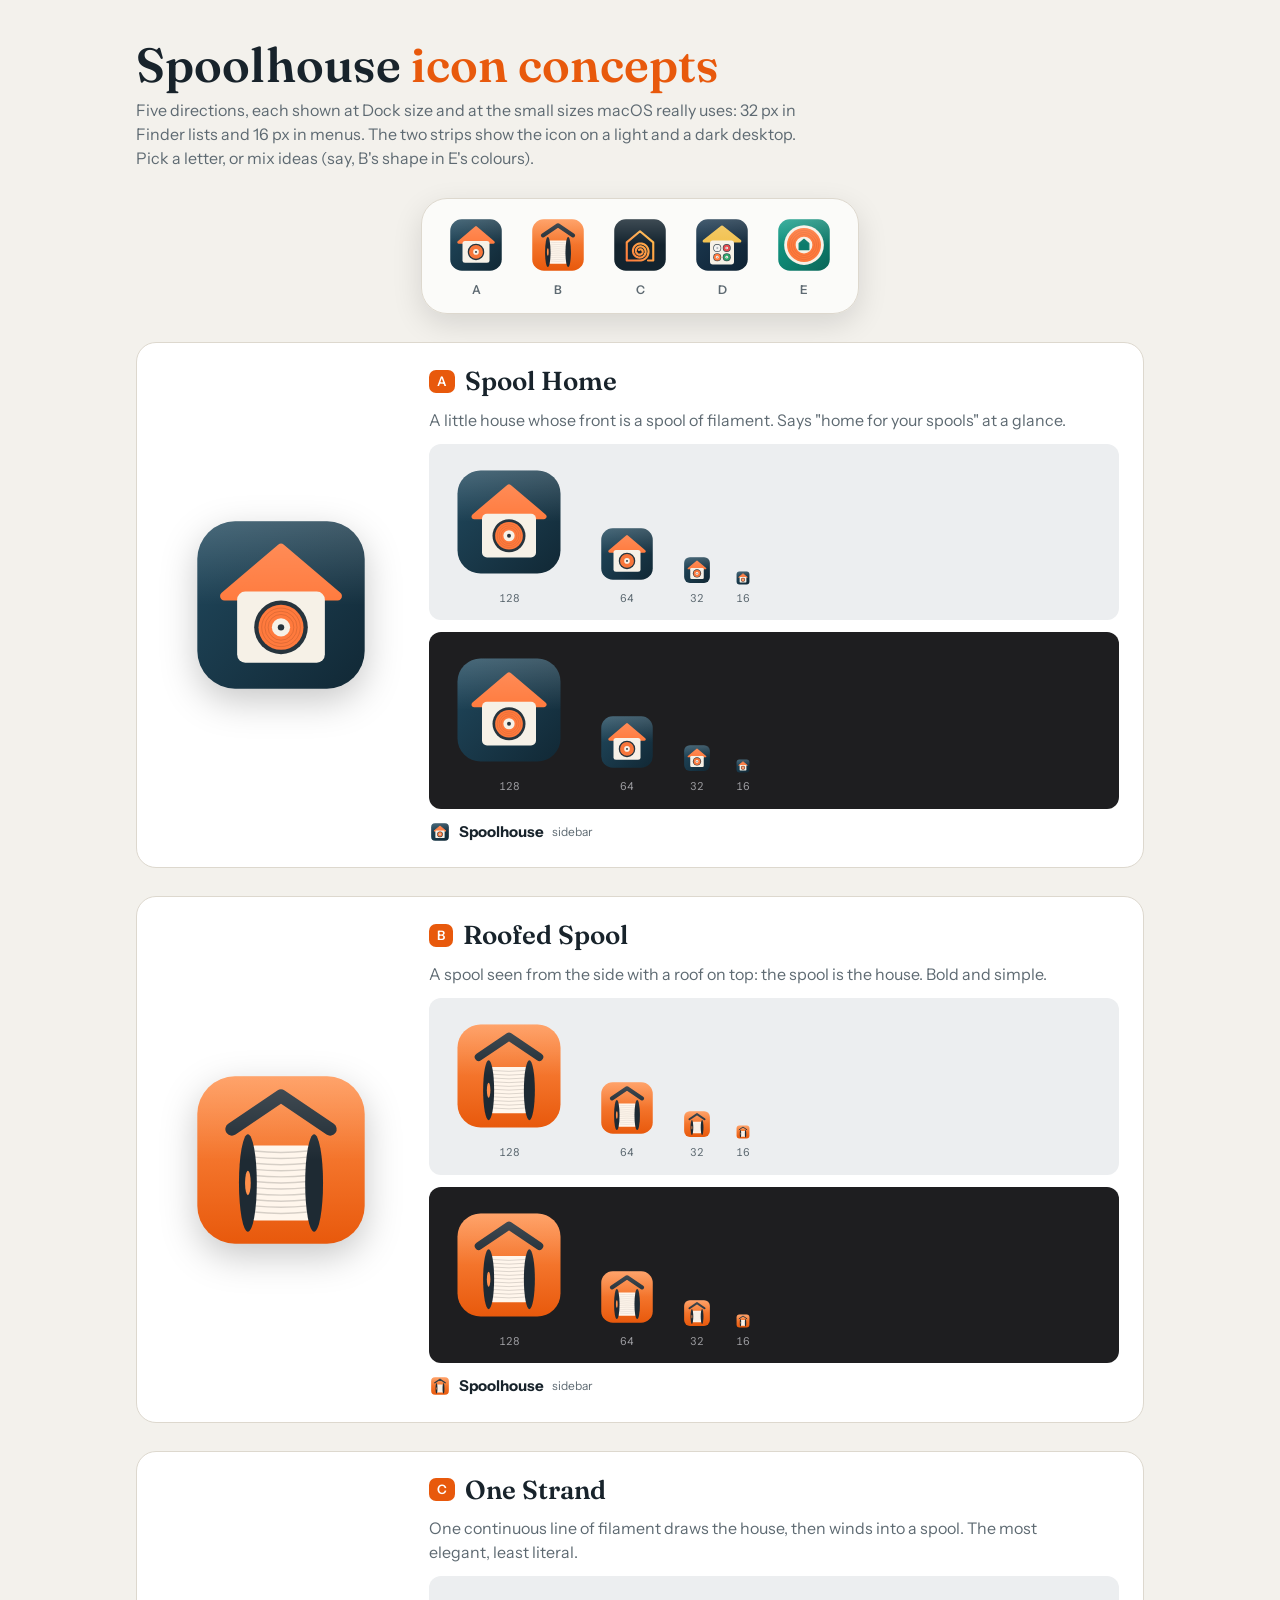
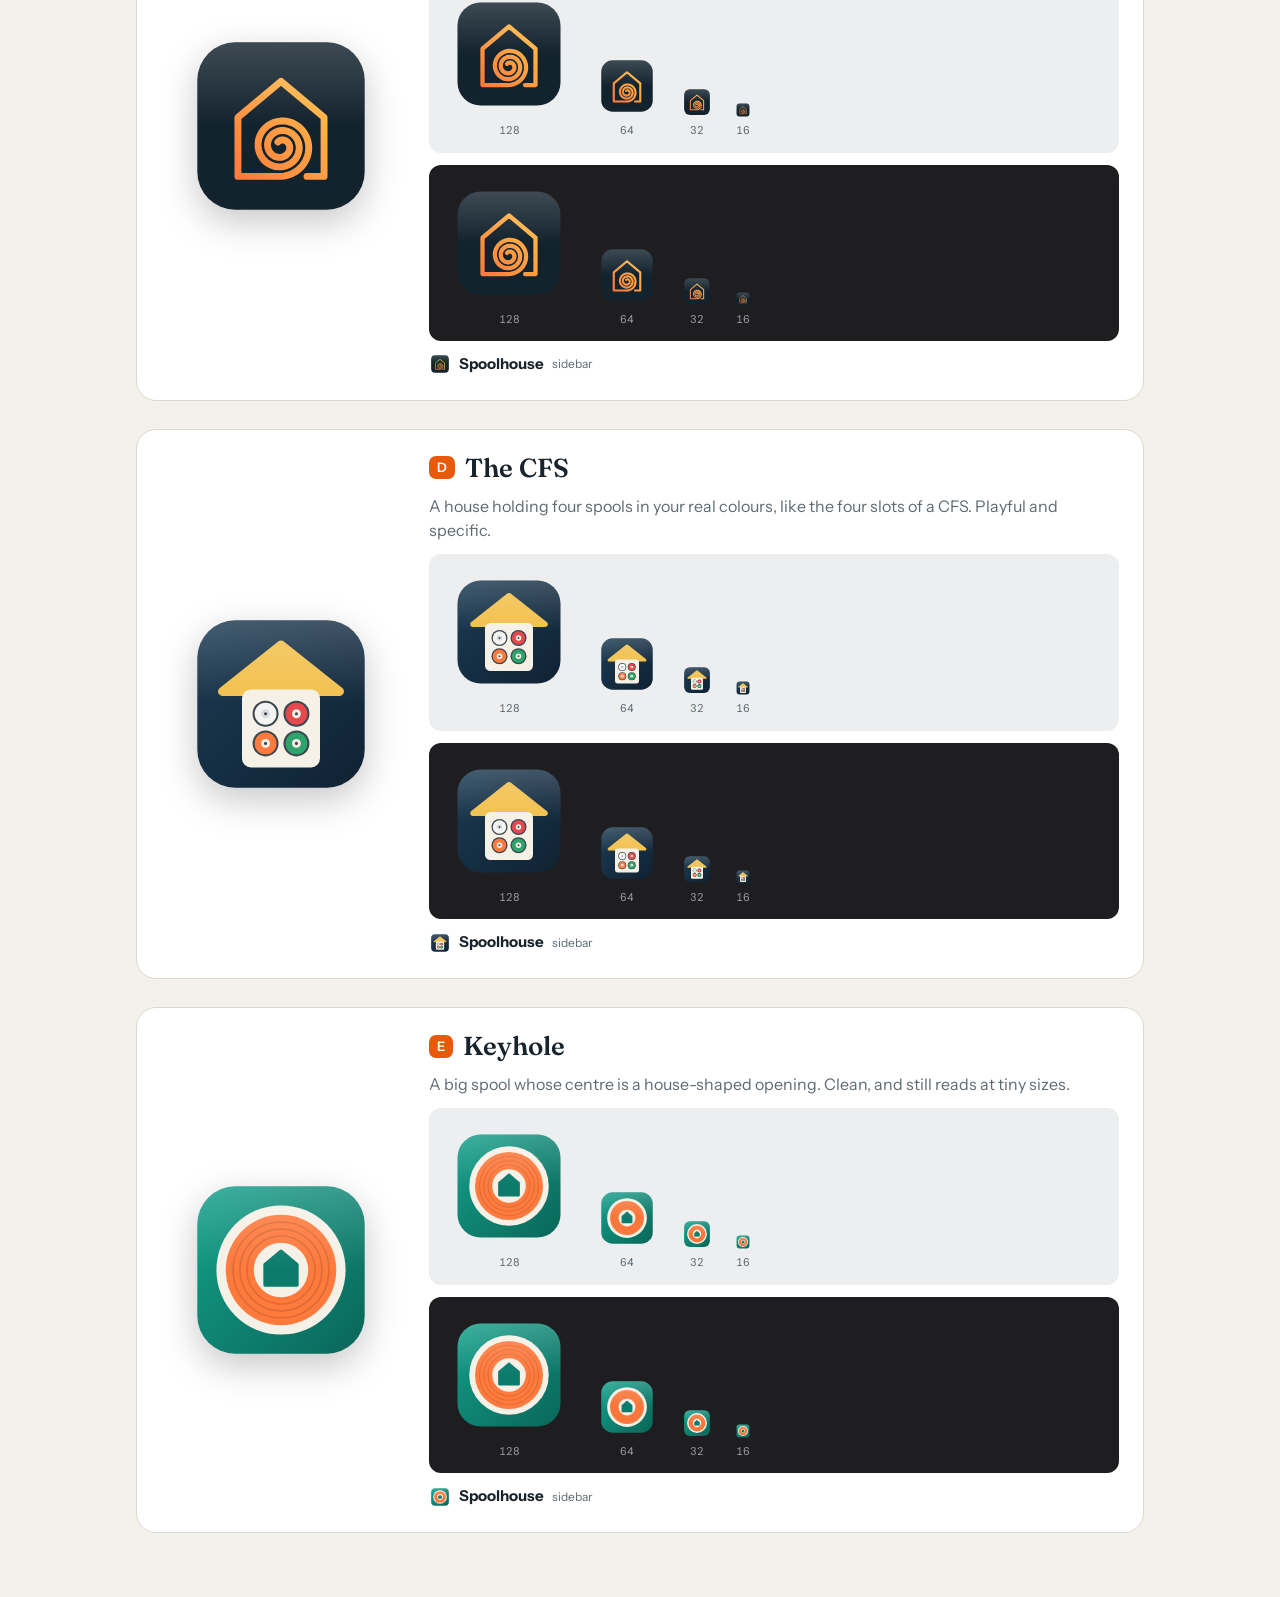
<file: branding/icon-concepts/preview.html>
<!DOCTYPE html>
<html lang="en"><head><meta charset="utf-8"><meta name="viewport" content="width=device-width, initial-scale=1">
<title>Spoolhouse Icon Concepts</title>
<link rel="preconnect" href="https://fonts.googleapis.com"><link rel="preconnect" href="https://fonts.gstatic.com" crossorigin>
<link href="https://fonts.googleapis.com/css2?family=Fraunces:opsz,wght@9..144,600&family=Instrument+Sans:wght@400;600&display=swap" rel="stylesheet">
<style>
/* Layout: a header, a mock Dock with all five side by side, then one card per concept (big icon left, real sizes right). */
:root{
  --bg:#F3F1EC; --surface:#FFFFFF; --ink:#18232B; --muted:#5E6A72; --line:#DDD8CE; --accent:#E8590C;
  --display:"Fraunces", Georgia, serif; --body:"Instrument Sans", system-ui, -apple-system, sans-serif;
}
@media (prefers-color-scheme: dark){ :root:not([data-theme="light"]){
  --bg:#11181D; --surface:#1A242B; --ink:#EEF1F2; --muted:#9AA7AF; --line:#2B3740; --accent:#FF8F4A; color-scheme:dark; } }
:root[data-theme="dark"]{ --bg:#11181D; --surface:#1A242B; --ink:#EEF1F2; --muted:#9AA7AF; --line:#2B3740; --accent:#FF8F4A; color-scheme:dark; }
*{box-sizing:border-box}
body{margin:0;background:var(--bg);color:var(--ink);font:16px/1.5 var(--body)}
main{max-width:1040px;margin:0 auto;padding:40px 16px 64px;display:grid;gap:28px}
h1{font:600 clamp(32px,5vw,48px)/1.05 var(--display);margin:0;text-wrap:balance}
h1 em{font-style:normal;color:var(--accent)}
.lede{color:var(--muted);max-width:62ch;margin:8px 0 0}
.dock{justify-self:center;display:flex;gap:18px;flex-wrap:wrap;justify-content:center;padding:14px 22px;border-radius:26px;
  background:color-mix(in srgb,var(--surface) 70%,transparent);border:1px solid var(--line);box-shadow:0 10px 30px rgba(0,0,0,.12)}
.dk{display:grid;justify-items:center;gap:4px;font-size:12px;color:var(--muted);font-weight:600}
.card{display:grid;grid-template-columns:240px 1fr;gap:28px;align-items:center;background:var(--surface);border:1px solid var(--line);border-radius:20px;padding:24px}
.hero{display:grid;place-items:center}
.hero img{filter:drop-shadow(0 12px 18px rgba(0,0,0,.22))}
.info{display:grid;gap:12px;min-width:0}
h2{font:600 26px/1.1 var(--display);margin:0;display:flex;gap:10px;align-items:center}
.tag{font:600 13px/1 var(--body);background:var(--accent);color:#fff;border-radius:7px;padding:5px 8px}
.info p{margin:0;color:var(--muted);max-width:60ch}
.strip{display:flex;gap:22px;align-items:flex-end;flex-wrap:wrap;padding:14px 16px;border-radius:12px}
.strip.light{background:#ECEEF0;color:#5E6A72} .strip.dark{background:#1E1E20;color:#9A9A9E}
figure{margin:0;display:grid;justify-items:center;gap:4px} figcaption{font-size:11px;font-variant-numeric:tabular-nums}
.mini{display:flex;align-items:center;gap:8px;font-size:15px} .mini-ic img{display:block;border-radius:5px}
.mute{color:var(--muted);font-size:12px}
@media (max-width:640px){ .card{grid-template-columns:1fr} .hero img{width:160px;height:160px} }
</style></head>
<body><main>
<header><h1>Spoolhouse <em>icon concepts</em></h1>
<p class="lede">Five directions, each shown at Dock size and at the small sizes macOS really uses: 32 px in Finder lists and 16 px in menus. The two strips show the icon on a light and a dark desktop. Pick a letter, or mix ideas (say, B's shape in E's colours).</p></header>
<div class="dock" aria-label="All five side by side, as in the Dock"><div class="dk"><img src="[data-uri]" width="64" height="64" alt="Spool Home"><span>A</span></div><div class="dk"><img src="[data-uri]" width="64" height="64" alt="Roofed Spool"><span>B</span></div><div class="dk"><img src="[data-uri]" width="64" height="64" alt="One Strand"><span>C</span></div><div class="dk"><img src="[data-uri]" width="64" height="64" alt="The CFS"><span>D</span></div><div class="dk"><img src="[data-uri]" width="64" height="64" alt="Keyhole"><span>E</span></div></div>
<article class="card">
  <div class="hero"><img src="[data-uri]" width="208" height="208" alt="Spool Home icon"></div>
  <div class="info">
    <h2><span class="tag">A</span>Spool Home</h2>
    <p>A little house whose front is a spool of filament. Says &quot;home for your spools&quot; at a glance.</p>
    <div class="strip light"><figure><img src="[data-uri]" width="128" height="128" alt="Spool Home"><figcaption>128</figcaption></figure><figure><img src="[data-uri]" width="64" height="64" alt="Spool Home"><figcaption>64</figcaption></figure><figure><img src="[data-uri]" width="32" height="32" alt="Spool Home"><figcaption>32</figcaption></figure><figure><img src="[data-uri]" width="16" height="16" alt="Spool Home"><figcaption>16</figcaption></figure></div>
    <div class="strip dark"><figure><img src="[data-uri]" width="128" height="128" alt="Spool Home"><figcaption>128</figcaption></figure><figure><img src="[data-uri]" width="64" height="64" alt="Spool Home"><figcaption>64</figcaption></figure><figure><img src="[data-uri]" width="32" height="32" alt="Spool Home"><figcaption>32</figcaption></figure><figure><img src="[data-uri]" width="16" height="16" alt="Spool Home"><figcaption>16</figcaption></figure></div>
    <div class="mini"><span class="mini-ic"><img src="[data-uri]" width="22" height="22" alt=""></span><b>Spoolhouse</b><span class="mute">sidebar</span></div>
  </div>
</article><article class="card">
  <div class="hero"><img src="[data-uri]" width="208" height="208" alt="Roofed Spool icon"></div>
  <div class="info">
    <h2><span class="tag">B</span>Roofed Spool</h2>
    <p>A spool seen from the side with a roof on top: the spool is the house. Bold and simple.</p>
    <div class="strip light"><figure><img src="[data-uri]" width="128" height="128" alt="Roofed Spool"><figcaption>128</figcaption></figure><figure><img src="[data-uri]" width="64" height="64" alt="Roofed Spool"><figcaption>64</figcaption></figure><figure><img src="[data-uri]" width="32" height="32" alt="Roofed Spool"><figcaption>32</figcaption></figure><figure><img src="[data-uri]" width="16" height="16" alt="Roofed Spool"><figcaption>16</figcaption></figure></div>
    <div class="strip dark"><figure><img src="[data-uri]" width="128" height="128" alt="Roofed Spool"><figcaption>128</figcaption></figure><figure><img src="[data-uri]" width="64" height="64" alt="Roofed Spool"><figcaption>64</figcaption></figure><figure><img src="[data-uri]" width="32" height="32" alt="Roofed Spool"><figcaption>32</figcaption></figure><figure><img src="[data-uri]" width="16" height="16" alt="Roofed Spool"><figcaption>16</figcaption></figure></div>
    <div class="mini"><span class="mini-ic"><img src="[data-uri]" width="22" height="22" alt=""></span><b>Spoolhouse</b><span class="mute">sidebar</span></div>
  </div>
</article><article class="card">
  <div class="hero"><img src="[data-uri]" width="208" height="208" alt="One Strand icon"></div>
  <div class="info">
    <h2><span class="tag">C</span>One Strand</h2>
    <p>One continuous line of filament draws the house, then winds into a spool. The most elegant, least literal.</p>
    <div class="strip light"><figure><img src="[data-uri]" width="128" height="128" alt="One Strand"><figcaption>128</figcaption></figure><figure><img src="[data-uri]" width="64" height="64" alt="One Strand"><figcaption>64</figcaption></figure><figure><img src="[data-uri]" width="32" height="32" alt="One Strand"><figcaption>32</figcaption></figure><figure><img src="[data-uri]" width="16" height="16" alt="One Strand"><figcaption>16</figcaption></figure></div>
    <div class="strip dark"><figure><img src="[data-uri]" width="128" height="128" alt="One Strand"><figcaption>128</figcaption></figure><figure><img src="[data-uri]" width="64" height="64" alt="One Strand"><figcaption>64</figcaption></figure><figure><img src="[data-uri]" width="32" height="32" alt="One Strand"><figcaption>32</figcaption></figure><figure><img src="[data-uri]" width="16" height="16" alt="One Strand"><figcaption>16</figcaption></figure></div>
    <div class="mini"><span class="mini-ic"><img src="[data-uri]" width="22" height="22" alt=""></span><b>Spoolhouse</b><span class="mute">sidebar</span></div>
  </div>
</article><article class="card">
  <div class="hero"><img src="[data-uri]" width="208" height="208" alt="The CFS icon"></div>
  <div class="info">
    <h2><span class="tag">D</span>The CFS</h2>
    <p>A house holding four spools in your real colours, like the four slots of a CFS. Playful and specific.</p>
    <div class="strip light"><figure><img src="[data-uri]" width="128" height="128" alt="The CFS"><figcaption>128</figcaption></figure><figure><img src="[data-uri]" width="64" height="64" alt="The CFS"><figcaption>64</figcaption></figure><figure><img src="[data-uri]" width="32" height="32" alt="The CFS"><figcaption>32</figcaption></figure><figure><img src="[data-uri]" width="16" height="16" alt="The CFS"><figcaption>16</figcaption></figure></div>
    <div class="strip dark"><figure><img src="[data-uri]" width="128" height="128" alt="The CFS"><figcaption>128</figcaption></figure><figure><img src="[data-uri]" width="64" height="64" alt="The CFS"><figcaption>64</figcaption></figure><figure><img src="[data-uri]" width="32" height="32" alt="The CFS"><figcaption>32</figcaption></figure><figure><img src="[data-uri]" width="16" height="16" alt="The CFS"><figcaption>16</figcaption></figure></div>
    <div class="mini"><span class="mini-ic"><img src="[data-uri]" width="22" height="22" alt=""></span><b>Spoolhouse</b><span class="mute">sidebar</span></div>
  </div>
</article><article class="card">
  <div class="hero"><img src="[data-uri]" width="208" height="208" alt="Keyhole icon"></div>
  <div class="info">
    <h2><span class="tag">E</span>Keyhole</h2>
    <p>A big spool whose centre is a house-shaped opening. Clean, and still reads at tiny sizes.</p>
    <div class="strip light"><figure><img src="[data-uri]" width="128" height="128" alt="Keyhole"><figcaption>128</figcaption></figure><figure><img src="[data-uri]" width="64" height="64" alt="Keyhole"><figcaption>64</figcaption></figure><figure><img src="[data-uri]" width="32" height="32" alt="Keyhole"><figcaption>32</figcaption></figure><figure><img src="[data-uri]" width="16" height="16" alt="Keyhole"><figcaption>16</figcaption></figure></div>
    <div class="strip dark"><figure><img src="[data-uri]" width="128" height="128" alt="Keyhole"><figcaption>128</figcaption></figure><figure><img src="[data-uri]" width="64" height="64" alt="Keyhole"><figcaption>64</figcaption></figure><figure><img src="[data-uri]" width="32" height="32" alt="Keyhole"><figcaption>32</figcaption></figure><figure><img src="[data-uri]" width="16" height="16" alt="Keyhole"><figcaption>16</figcaption></figure></div>
    <div class="mini"><span class="mini-ic"><img src="[data-uri]" width="22" height="22" alt=""></span><b>Spoolhouse</b><span class="mute">sidebar</span></div>
  </div>
</article>
</main></body></html>
</file>
